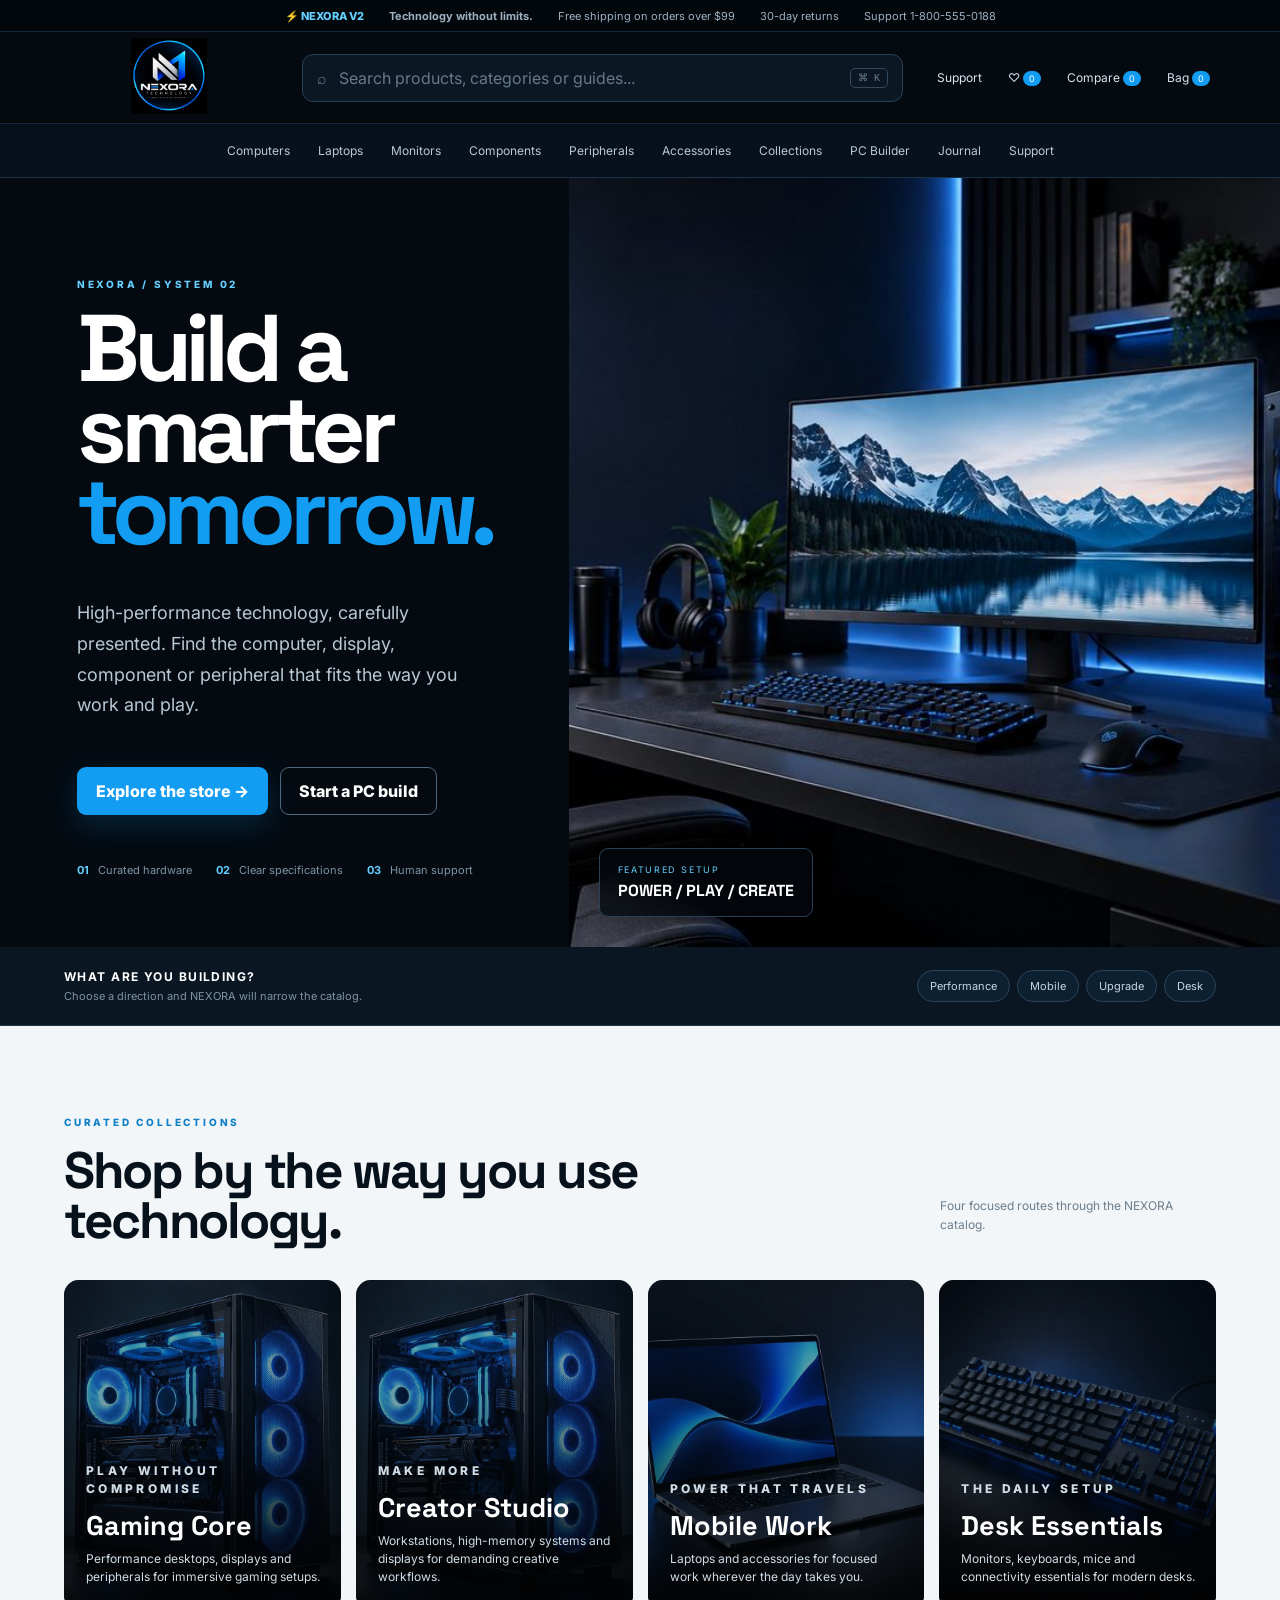
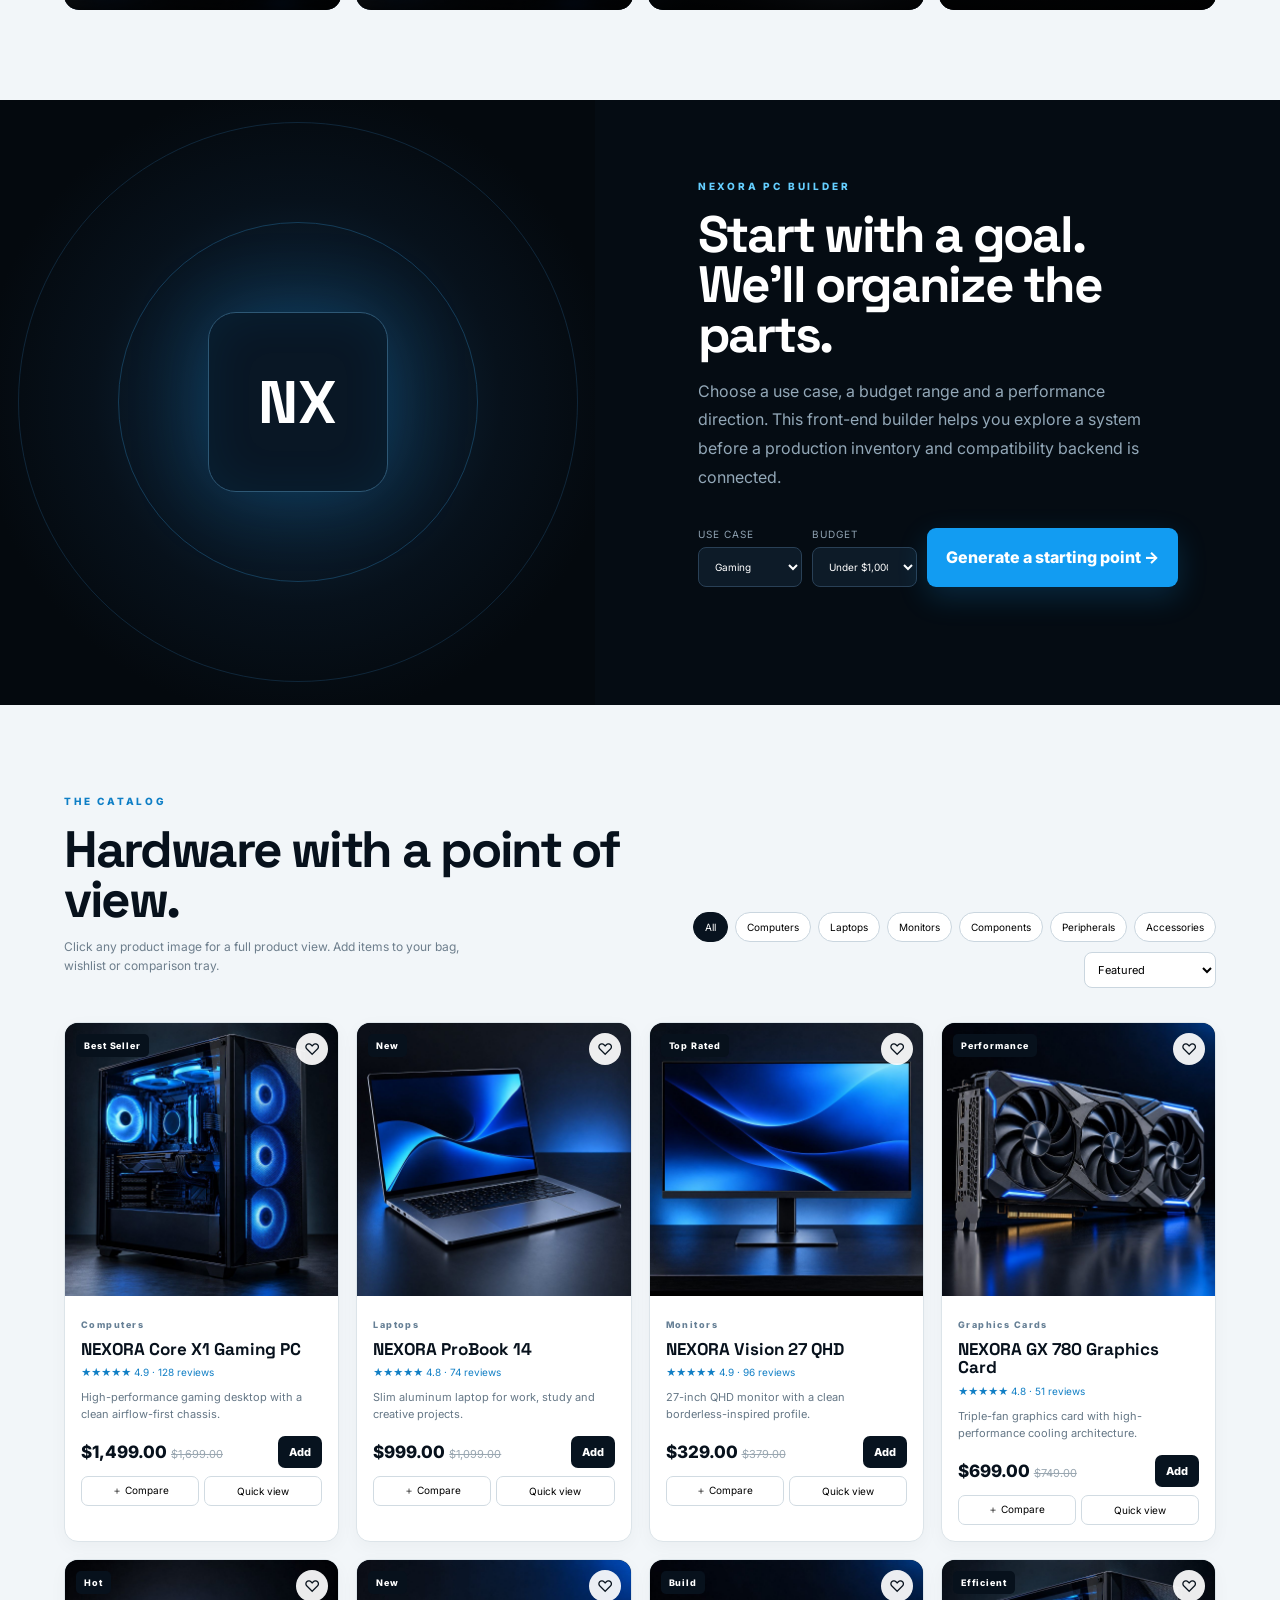
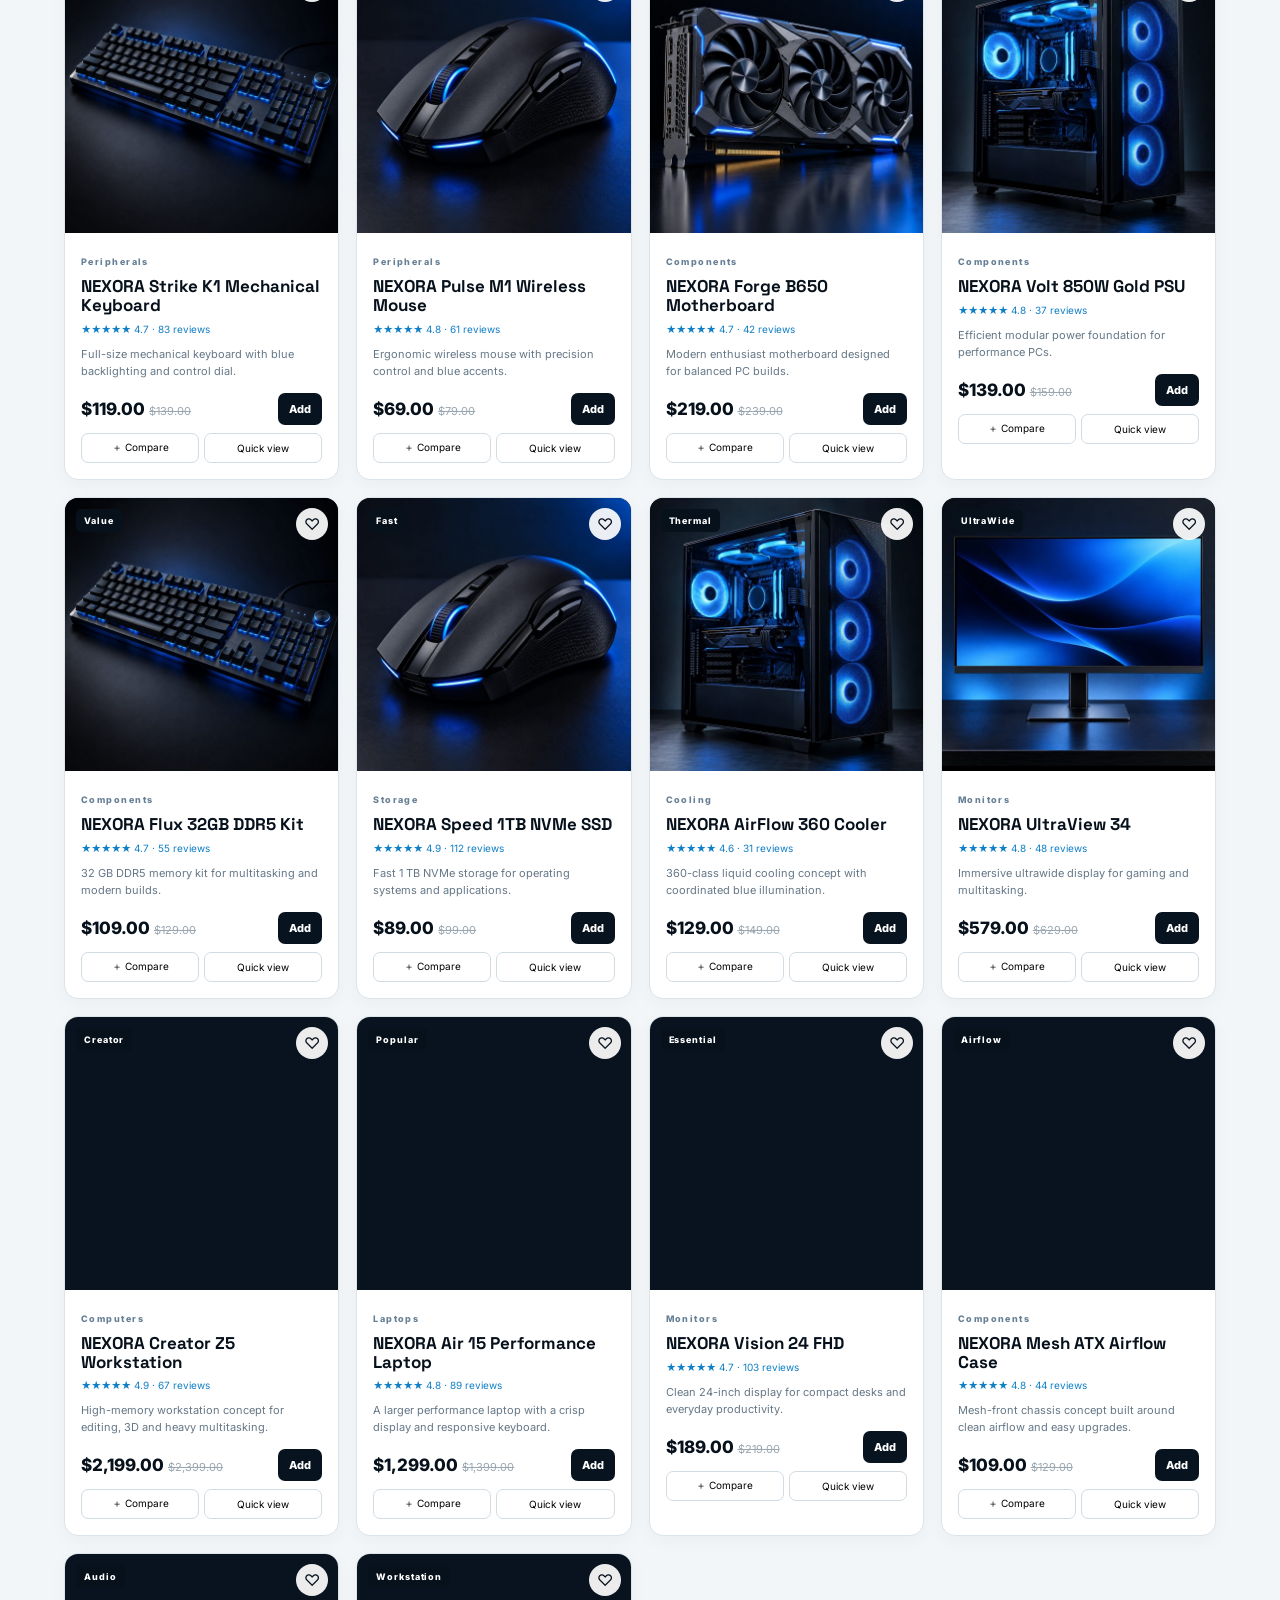
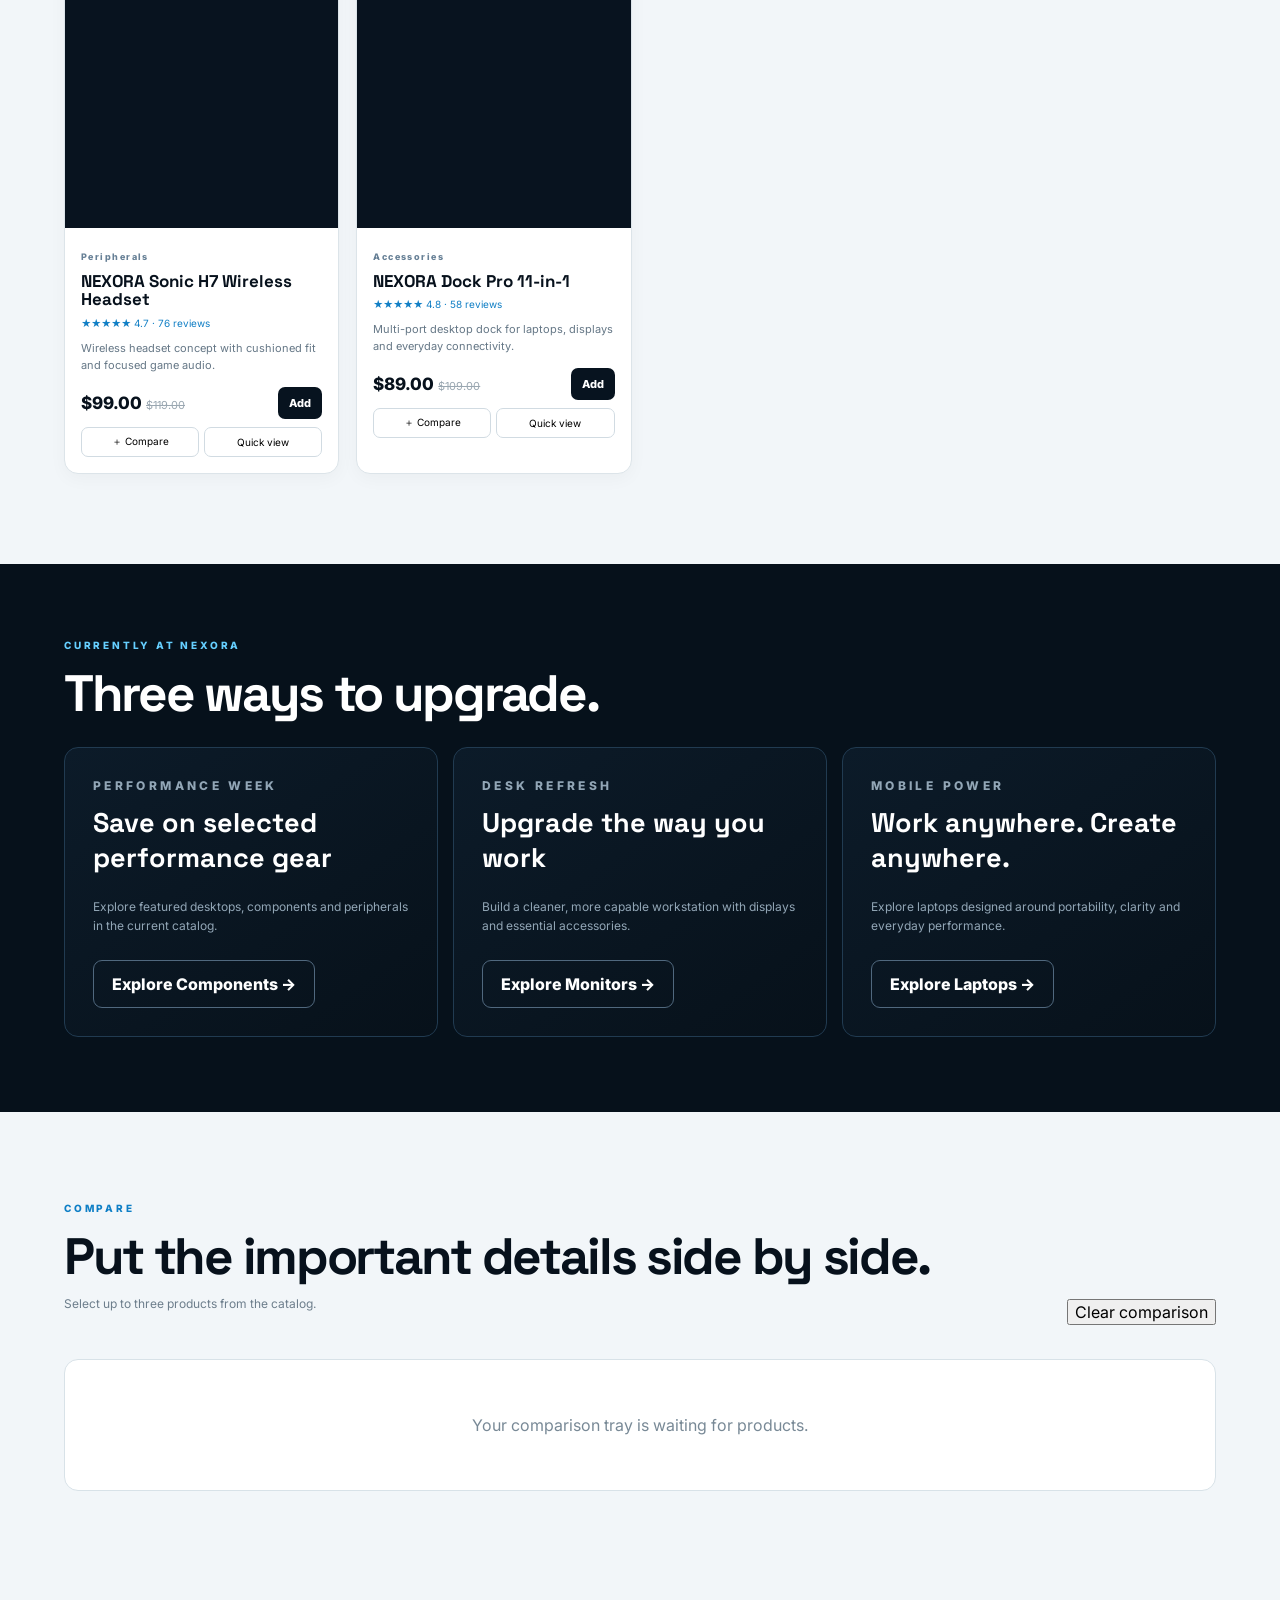
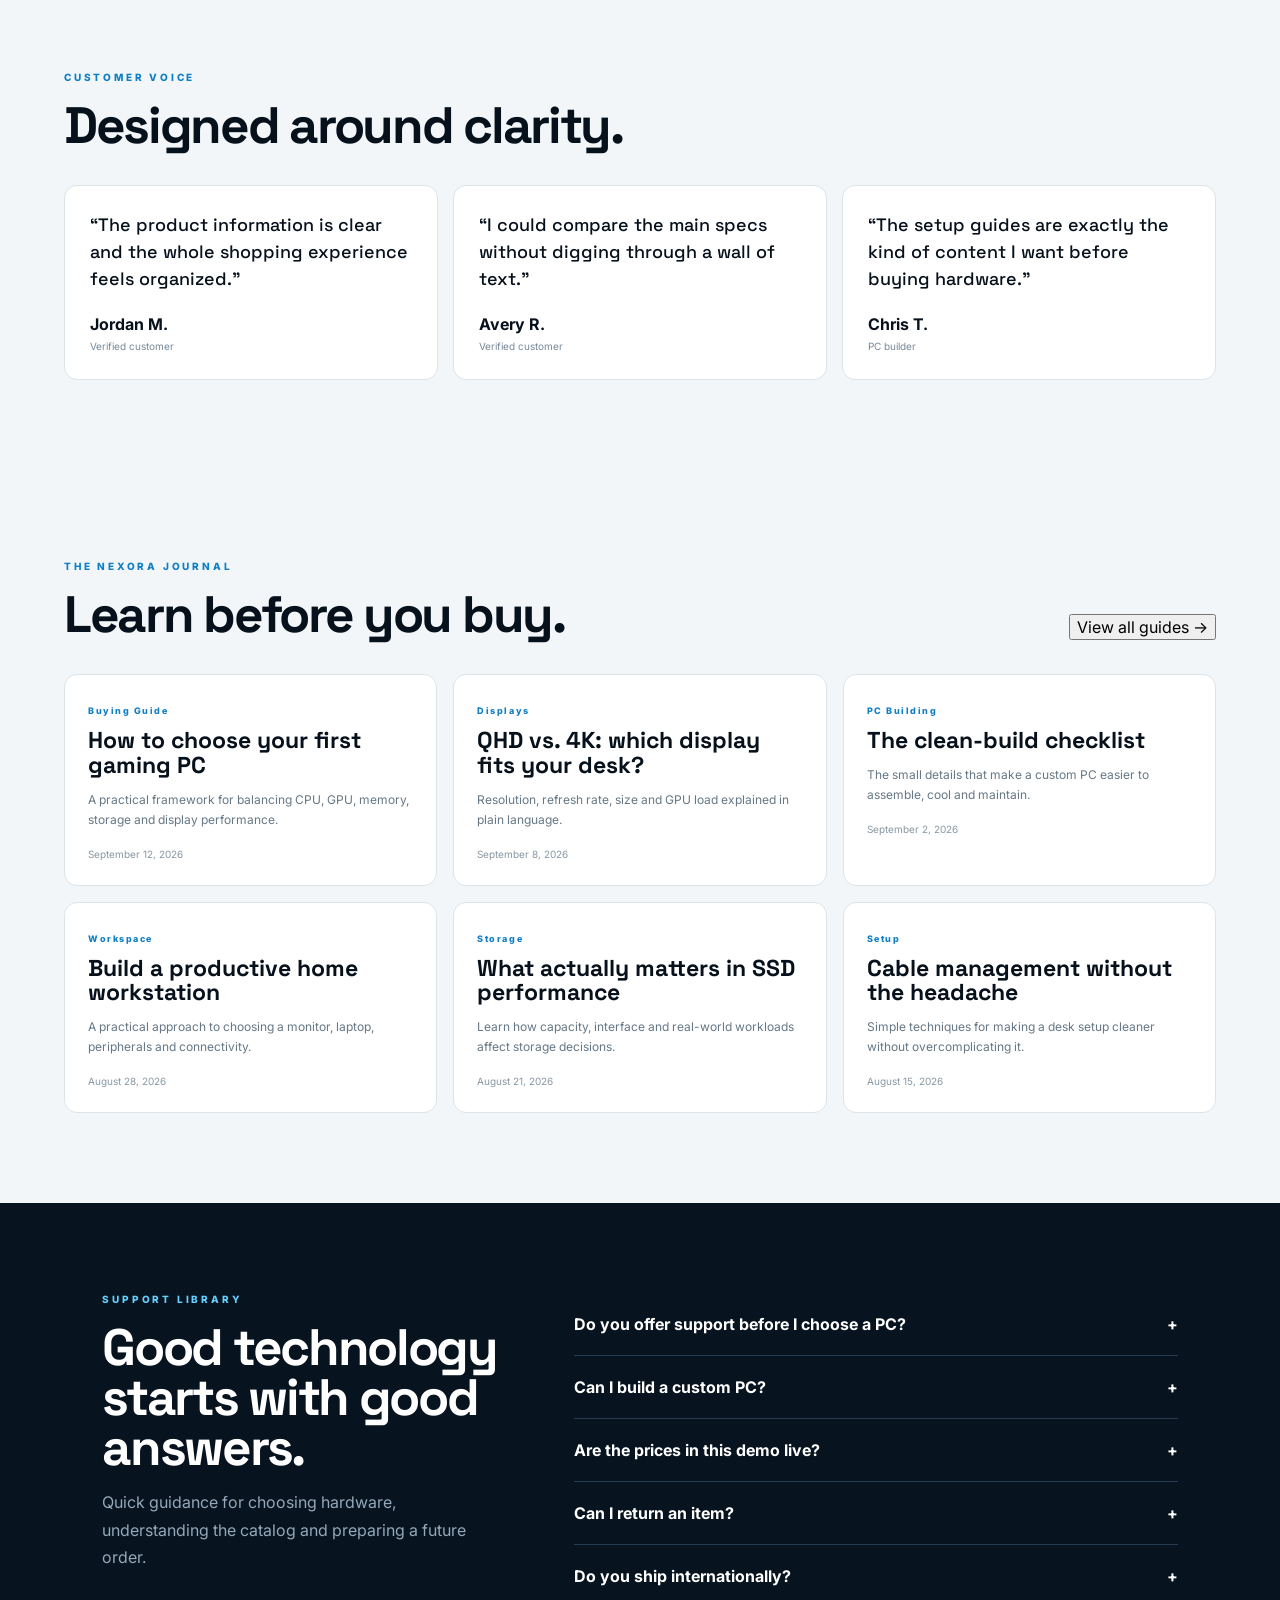
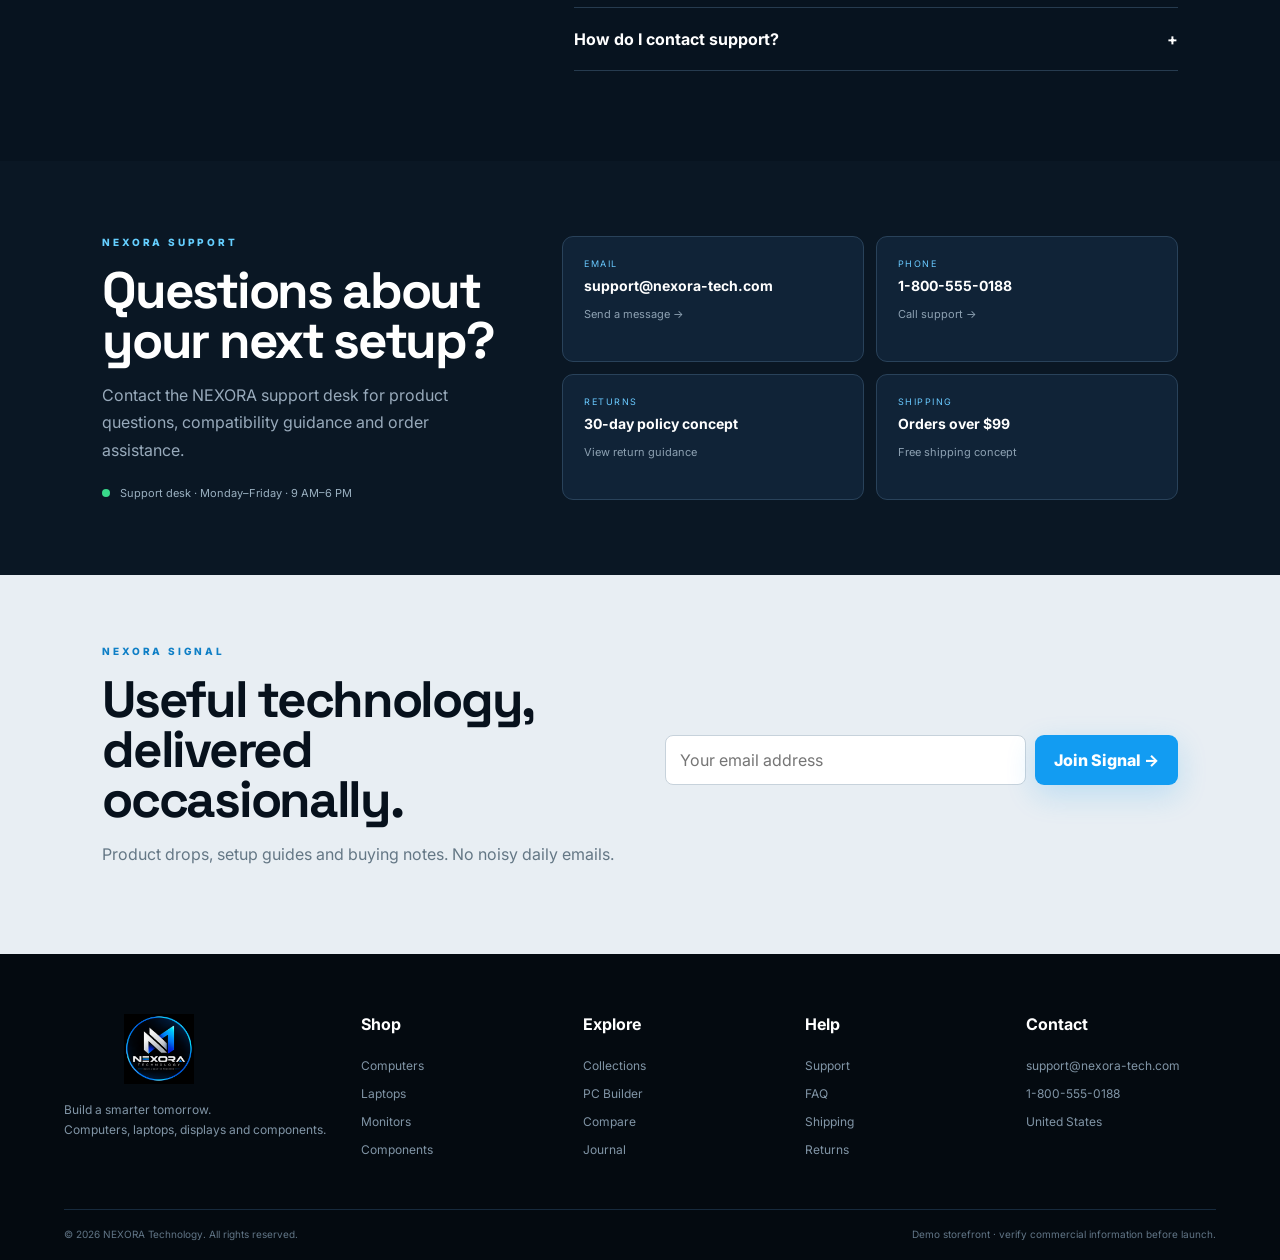
<file: index.html>
<!doctype html>
<html lang="en">
<head>
<meta charset="utf-8"><meta name="viewport" content="width=device-width,initial-scale=1">
<meta name="description" content="NEXORA Technology — premium computers, laptops, monitors, PC components and peripherals.">
<meta name="theme-color" content="#050b12">
<title>NEXORA Technology — Build a Smarter Tomorrow</title>
<link rel="icon" href="assets/brand/favicon.svg" type="image/svg+xml">
<link rel="preconnect" href="https://fonts.googleapis.com"><link rel="preconnect" href="https://fonts.gstatic.com" crossorigin>
<link href="https://fonts.googleapis.com/css2?family=Inter:wght@400;500;600;700;800&family=Space+Grotesk:wght@500;600;700&display=swap" rel="stylesheet">
<link rel="stylesheet" href="styles.css">
</head>
<body>
<div class="announcement"><span>⚡ NEXORA V2</span><b>Technology without limits.</b><span>Free shipping on orders over $99</span><span>30-day returns</span><span>Support 1-800-555-0188</span></div>
<header class="header">
  <a class="brand" href="#top"><img src="assets/brand/logo.png" alt="NEXORA Technology"></a>
  <div class="search"><span>⌕</span><input id="search" type="search" placeholder="Search products, categories or guides..." aria-label="Search NEXORA"><kbd>⌘ K</kbd></div>
  <nav class="quick"><button data-scroll="#support">Support</button><button id="wishBtn">♡ <span id="wishCount">0</span></button><button id="compareBtn">Compare <span id="compareCount">0</span></button><button id="cartBtn">Bag <span id="cartCount">0</span></button></nav>
</header>
<nav class="nav"><div class="navInner">
<button data-category="Computers">Computers</button><button data-category="Laptops">Laptops</button><button data-category="Monitors">Monitors</button><button data-category="Components">Components</button><button data-category="Peripherals">Peripherals</button><button data-category="Accessories">Accessories</button><button data-scroll="#collections">Collections</button><button data-scroll="#build">PC Builder</button><button data-scroll="#journal">Journal</button><button data-scroll="#support">Support</button>
</div></nav>

<main id="top">
<section class="heroV2">
  <div class="heroText"><div class="eyebrow">NEXORA / SYSTEM 02</div><h1>Build a smarter<br><span>tomorrow.</span></h1><p>High-performance technology, carefully presented. Find the computer, display, component or peripheral that fits the way you work and play.</p><div class="actions"><button class="primary" data-scroll="#products">Explore the store →</button><button class="outline" data-scroll="#build">Start a PC build</button></div><div class="heroMeta"><span><b>01</b> Curated hardware</span><span><b>02</b> Clear specifications</span><span><b>03</b> Human support</span></div></div>
  <div class="heroVisual"><img src="assets/categories/hero-gaming.jpg" alt="NEXORA premium technology setup"><div class="heroOverlay"><span>FEATURED SETUP</span><strong>POWER / PLAY / CREATE</strong></div></div>
</section>

<section class="commandBar"><div><b>WHAT ARE YOU BUILDING?</b><span>Choose a direction and NEXORA will narrow the catalog.</span></div><div class="commandBtns"><button data-category="Computers">Performance</button><button data-category="Laptops">Mobile</button><button data-category="Components">Upgrade</button><button data-category="Peripherals">Desk</button></div></section>

<section class="section" id="collections"><div class="sectionHead"><div><p class="eyebrow dark">CURATED COLLECTIONS</p><h2>Shop by the way you use technology.</h2></div><p class="sectionNote">Four focused routes through the NEXORA catalog.</p></div><div id="collectionGrid" class="collectionGrid"></div></section>

<section class="builder" id="build"><div class="builderArt"><div class="orbit o1"></div><div class="orbit o2"></div><div class="chip">NX</div></div><div class="builderCopy"><p class="eyebrow">NEXORA PC BUILDER</p><h2>Start with a goal.<br>We’ll organize the parts.</h2><p>Choose a use case, a budget range and a performance direction. This front-end builder helps you explore a system before a production inventory and compatibility backend is connected.</p><div class="builderForm"><label>Use case<select id="useCase"><option>Gaming</option><option>Creator / 3D</option><option>Work & Productivity</option><option>Everyday</option></select></label><label>Budget<select id="budget"><option>Under $1,000</option><option>$1,000–$1,500</option><option>$1,500–$2,500</option><option>$2,500+</option></select></label><button id="buildBtn" class="primary">Generate a starting point →</button></div><div id="buildResult" class="buildResult"></div></div></section>

<section class="section" id="products"><div class="sectionHead"><div><p class="eyebrow dark">THE CATALOG</p><h2>Hardware with a point of view.</h2><p class="sectionNote">Click any product image for a full product view. Add items to your bag, wishlist or comparison tray.</p></div><div class="catalogTools"><div id="filters" class="filters"></div><select id="sort"><option value="featured">Featured</option><option value="priceLow">Price: low to high</option><option value="priceHigh">Price: high to low</option><option value="rating">Highest rated</option></select></div></div><div id="productGrid" class="productGrid"></div></section>

<section class="deals"><div class="dealHeader"><p class="eyebrow">CURRENTLY AT NEXORA</p><h2>Three ways to upgrade.</h2></div><div id="dealGrid" class="dealGrid"></div></section>

<section class="section" id="compareSection"><div class="sectionHead"><div><p class="eyebrow dark">COMPARE</p><h2>Put the important details side by side.</h2><p class="sectionNote">Select up to three products from the catalog.</p></div><button class="textBtn" id="clearCompare">Clear comparison</button></div><div id="compareArea" class="compareArea"><div class="compareEmpty">Your comparison tray is waiting for products.</div></div></section>

<section class="section reviews"><div class="sectionHead"><div><p class="eyebrow dark">CUSTOMER VOICE</p><h2>Designed around clarity.</h2></div></div><div id="reviewGrid" class="reviewGrid"></div></section>

<section class="section" id="journal"><div class="sectionHead"><div><p class="eyebrow dark">THE NEXORA JOURNAL</p><h2>Learn before you buy.</h2></div><button class="textBtn">View all guides →</button></div><div id="journalGrid" class="journalGrid"></div></section>

<section class="faqSection" id="faq"><div class="faqIntro"><p class="eyebrow">SUPPORT LIBRARY</p><h2>Good technology starts with good answers.</h2><p>Quick guidance for choosing hardware, understanding the catalog and preparing a future order.</p></div><div id="faqList" class="faqList"></div></section>

<section class="support" id="support"><div><p class="eyebrow">NEXORA SUPPORT</p><h2>Questions about your next setup?</h2><p>Contact the NEXORA support desk for product questions, compatibility guidance and order assistance.</p><div class="supportStatus"><span></span> Support desk · Monday–Friday · 9 AM–6 PM</div></div><div class="supportGrid"><a href="mailto:support@nexora-tech.com"><small>EMAIL</small><strong>support@nexora-tech.com</strong><span>Send a message →</span></a><a href="tel:+18005550188"><small>PHONE</small><strong>1-800-555-0188</strong><span>Call support →</span></a><div><small>RETURNS</small><strong>30-day policy concept</strong><span>View return guidance</span></div><div><small>SHIPPING</small><strong>Orders over $99</strong><span>Free shipping concept</span></div></div></section>

<section class="newsletter"><div><p class="eyebrow dark">NEXORA SIGNAL</p><h2>Useful technology, delivered occasionally.</h2><p>Product drops, setup guides and buying notes. No noisy daily emails.</p></div><form id="newsletterForm"><input required type="email" placeholder="Your email address" aria-label="Email"><button class="primary">Join Signal →</button><small id="newsletterMsg"></small></form></section>
</main>

<footer><div class="footerMain"><div><img src="assets/brand/logo.png" class="footerLogo" alt="NEXORA Technology"><p>Build a smarter tomorrow.<br>Computers, laptops, displays and components.</p></div><div><h4>Shop</h4><a data-category="Computers">Computers</a><a data-category="Laptops">Laptops</a><a data-category="Monitors">Monitors</a><a data-category="Components">Components</a></div><div><h4>Explore</h4><a data-scroll="#collections">Collections</a><a data-scroll="#build">PC Builder</a><a data-scroll="#compareSection">Compare</a><a data-scroll="#journal">Journal</a></div><div><h4>Help</h4><a data-scroll="#support">Support</a><a data-scroll="#faq">FAQ</a><a>Shipping</a><a>Returns</a></div><div><h4>Contact</h4><a href="mailto:support@nexora-tech.com">support@nexora-tech.com</a><a href="tel:+18005550188">1-800-555-0188</a><span>United States</span></div></div><div class="footerBottom"><span>© 2026 NEXORA Technology. All rights reserved.</span><span>Demo storefront · verify commercial information before launch.</span></div></footer>

<div id="drawer" class="drawer"><div class="drawerPanel"><button class="close" id="closeDrawer">×</button><p class="eyebrow dark">YOUR NEXORA BAG</p><h2>Ready for the next build?</h2><div id="cartItems"></div><div class="cartSummary"><div><span>Subtotal</span><strong id="cartTotal">$0.00</strong></div><button id="checkout" class="primary">Prepare Order Request →</button><small>No payment is collected in this static demo.</small></div></div></div>
<div id="wishDrawer" class="drawer"><div class="drawerPanel"><button class="close" id="closeWish">×</button><p class="eyebrow dark">WISHLIST</p><h2>Saved for later.</h2><div id="wishItems"></div></div></div>
<div id="modal" class="modal"><div class="modalCard"><button class="close" id="closeModal">×</button><div id="modalContent"></div></div></div>
<div id="toast" class="toast"></div>
<script src="app.js"></script>
</body></html>
</file>
<file: styles.css>
:root{--ink:#07111c;--dark:#040a10;--nav:#071421;--panel:#0c1926;--line:#203449;--muted:#738596;--blue:#129cf2;--blue2:#65cfff;--ice:#f2f6f9;--white:#fff;--green:#39d98a;--shadow:0 20px 60px rgba(4,10,16,.13)}*{box-sizing:border-box}html{scroll-behavior:smooth}body{margin:0;background:var(--ice);color:var(--ink);font-family:Inter,Arial,sans-serif}button,input,select{font:inherit}button{cursor:pointer}.announcement{min-height:32px;padding:7px 5vw;background:#02070c;color:#9eb1c1;display:flex;gap:25px;justify-content:center;align-items:center;font-size:11px;border-bottom:1px solid #172a3d}.announcement span:first-child{color:var(--blue2);font-weight:800}.header{height:92px;background:var(--dark);color:#fff;display:flex;align-items:center;gap:28px;padding:9px 5vw;position:sticky;top:0;z-index:30;border-bottom:1px solid #142638}.brand img{width:210px;height:76px;object-fit:contain}.search{height:48px;flex:1;max-width:720px;display:flex;align-items:center;gap:10px;padding:0 14px;border:1px solid #294056;background:#0b1723;border-radius:11px;color:#698094}.search input{flex:1;border:0;outline:0;background:transparent;color:#fff}.search input::placeholder{color:#65798b}.search kbd{border:1px solid #33495e;padding:3px 7px;border-radius:5px;font-size:10px}.quick{display:flex;gap:14px}.quick button{border:0;background:transparent;color:#d9e5ee;font-size:12px}.quick span{background:var(--blue);color:#fff;border-radius:20px;padding:2px 6px;font-size:9px}.nav{position:sticky;top:92px;z-index:29;background:#06111c;border-bottom:1px solid #1a3045}.navInner{display:flex;justify-content:center;gap:4px;flex-wrap:wrap;padding:10px 5vw}.nav button{background:transparent;border:0;color:#bac9d5;padding:9px 12px;border-radius:7px;font-size:12px}.nav button:hover{background:#11263a;color:#fff}.heroV2{min-height:650px;background:var(--dark);color:#fff;display:grid;grid-template-columns:1fr 1.25fr;overflow:hidden}.heroText{padding:100px 6vw 70px;display:flex;flex-direction:column;justify-content:center}.eyebrow{font-size:10px;letter-spacing:.28em;font-weight:800;color:var(--blue2);margin:0 0 18px}.eyebrow.dark{color:#0f7fc6}.heroText h1{font:700 clamp(58px,7.4vw,104px)/.86 "Space Grotesk",sans-serif;letter-spacing:-.065em;margin:0 0 28px}.heroText h1 span{color:var(--blue)}.heroText>p:not(.eyebrow){max-width:590px;color:#b8c7d3;font-size:18px;line-height:1.7}.actions{display:flex;gap:12px;margin:28px 0}.primary,.outline{padding:13px 18px;border-radius:9px;font-weight:800;border:1px solid transparent}.primary{background:var(--blue);color:#fff;box-shadow:0 10px 30px rgba(18,156,242,.2)}.outline{background:transparent;color:#fff;border-color:#50687e}.heroMeta{display:flex;gap:24px;flex-wrap:wrap;margin-top:20px;color:#7f94a5;font-size:11px}.heroMeta b{color:var(--blue2);margin-right:6px}.heroVisual{position:relative;min-height:650px}.heroVisual img{width:100%;height:100%;object-fit:cover}.heroOverlay{position:absolute;left:30px;bottom:30px;background:rgba(3,9,15,.72);backdrop-filter:blur(12px);padding:15px 18px;border:1px solid #2a4155;border-radius:9px}.heroOverlay span,.heroOverlay strong{display:block}.heroOverlay span{font-size:9px;letter-spacing:.18em;color:var(--blue2)}.heroOverlay strong{margin-top:5px;font:700 16px "Space Grotesk"}.commandBar{background:#0a1723;color:#fff;padding:22px 5vw;display:flex;justify-content:space-between;align-items:center;gap:20px;border-bottom:1px solid #1d3448}.commandBar b{display:block;font-size:12px;letter-spacing:.12em}.commandBar span{display:block;color:#7e92a4;font-size:11px;margin-top:5px}.commandBtns{display:flex;gap:7px;flex-wrap:wrap}.commandBtns button{border:1px solid #2b4359;background:#0d2031;color:#c5d5e1;border-radius:999px;padding:8px 12px;font-size:11px}.section{padding:90px 5vw}.sectionHead{display:flex;justify-content:space-between;align-items:end;gap:30px;margin-bottom:34px}.section h2,.builderCopy h2,.dealHeader h2,.faqIntro h2,.support h2,.newsletter h2{font:700 clamp(32px,4vw,58px)/.98 "Space Grotesk",sans-serif;letter-spacing:-.045em;margin:0}.sectionNote{color:#6d7e8c;font-size:12px;line-height:1.6;max-width:430px}.collectionGrid{display:grid;grid-template-columns:repeat(4,1fr);gap:15px}.collection{min-height:330px;border-radius:15px;overflow:hidden;position:relative;background:#0a1520;color:#fff;cursor:pointer}.collection img{width:100%;height:100%;object-fit:cover;opacity:.62;transition:.4s}.collection:hover img{transform:scale(1.05);opacity:.78}.collection:after{content:"";position:absolute;inset:35% 0 0;background:linear-gradient(transparent,rgba(0,0,0,.92))}.collectionText{position:absolute;z-index:2;bottom:24px;left:22px;right:20px}.collectionText .eyebrow{margin-bottom:10px}.collectionText h3{font:700 27px "Space Grotesk";margin:0 0 7px}.collectionText p{color:#d1dde6;font-size:12px;line-height:1.5;margin:0}.builder{display:grid;grid-template-columns:1fr 1.15fr;background:#050c13;color:#fff;min-height:560px}.builderArt{position:relative;display:grid;place-items:center;background:radial-gradient(circle at center,#12324d 0,#07111b 48%,#04090e 75%);overflow:hidden}.chip{width:180px;height:180px;display:grid;place-items:center;border:1px solid #2e5875;border-radius:28px;color:#fff;font:700 60px "Space Grotesk";box-shadow:0 0 80px rgba(18,156,242,.22),inset 0 0 50px rgba(18,156,242,.08);background:#091725}.orbit{position:absolute;border:1px solid #1b4e70;border-radius:50%;opacity:.7}.o1{width:360px;height:360px}.o2{width:560px;height:560px;border-color:#15324a}.builderCopy{padding:80px 8vw;display:flex;flex-direction:column;justify-content:center}.builderCopy>p:not(.eyebrow){color:#93a8b8;line-height:1.8;max-width:600px}.builderForm{display:grid;grid-template-columns:1fr 1fr auto;gap:10px;margin-top:20px}.builderForm label{font-size:10px;color:#8fa2b2;text-transform:uppercase;letter-spacing:.1em}.builderForm select{display:block;margin-top:7px;width:100%;padding:12px;background:#0d1b28;color:#fff;border:1px solid #294056;border-radius:8px}.buildResult{margin-top:18px;color:#65cfff;min-height:20px;font-size:13px}.catalogTools{display:flex;gap:10px;align-items:center;flex-wrap:wrap;justify-content:flex-end}.filters{display:flex;gap:7px;flex-wrap:wrap}.filter{border:1px solid #cad6df;background:#fff;padding:8px 11px;border-radius:999px;font-size:10px}.filter.active{background:#08131f;color:#fff;border-color:#08131f}.catalogTools select{border:1px solid #cad6df;background:#fff;padding:9px;border-radius:8px;font-size:11px}.productGrid{display:grid;grid-template-columns:repeat(4,1fr);gap:17px}.product{background:#fff;border:1px solid #dce4e9;border-radius:14px;overflow:hidden;box-shadow:0 5px 18px rgba(5,12,19,.035);transition:.25s}.product:hover{transform:translateY(-5px);box-shadow:0 20px 40px rgba(5,12,19,.12)}.productMedia{aspect-ratio:1/1;background:#08131f;position:relative;overflow:hidden;cursor:pointer}.productMedia img{width:100%;height:100%;object-fit:cover;transition:.35s}.product:hover .productMedia img{transform:scale(1.04)}.badge{position:absolute;top:11px;left:11px;background:#07111c;color:#fff;border-radius:5px;padding:6px 8px;font-size:9px;font-weight:800;letter-spacing:.1em}.heart{position:absolute;top:10px;right:10px;width:32px;height:32px;border-radius:50%;border:0;background:rgba(255,255,255,.92);color:#07111c}.heart.saved{color:#0d96e9}.productBody{padding:16px}.productBody .cat{font-size:9px;letter-spacing:.16em;color:#678096;font-weight:800}.productBody h3{font:700 17px/1.1 "Space Grotesk";margin:8px 0}.productBody p{color:#657786;font-size:11px;line-height:1.55;min-height:36px}.rating{font-size:10px;color:#117fc5;margin:8px 0}.priceRow{display:flex;justify-content:space-between;align-items:center;gap:8px}.price{font-size:17px;font-weight:800}.old{text-decoration:line-through;color:#9aa7b1;font-size:11px;margin-left:4px}.add{background:#07131f;color:#fff;border:0;border-radius:7px;padding:9px 11px;font-size:11px;font-weight:800}.miniActions{display:flex;gap:5px;margin-top:8px}.miniActions button{flex:1;border:1px solid #d1dbe2;background:#fff;border-radius:7px;padding:7px;font-size:10px}.deals{background:#06111b;color:#fff;padding:75px 5vw}.dealHeader{margin-bottom:28px}.dealGrid{display:grid;grid-template-columns:repeat(3,1fr);gap:15px}.deal{min-height:280px;padding:28px;border:1px solid #213b51;border-radius:14px;background:linear-gradient(145deg,#0c1b29,#07111a);display:flex;flex-direction:column;justify-content:flex-end}.deal .eyebrow{margin-bottom:10px}.deal h3{font:700 27px "Space Grotesk";margin:0 0 10px}.deal p{color:#92a6b6;font-size:12px;line-height:1.6}.deal button{align-self:flex-start;margin-top:12px}.compareArea{background:#fff;border:1px solid #d8e2e8;border-radius:14px;overflow:auto}.compareEmpty{padding:55px;text-align:center;color:#788996}.compareTable{width:100%;border-collapse:collapse;min-width:680px}.compareTable th,.compareTable td{padding:15px;border-bottom:1px solid #e0e7eb;text-align:left;font-size:12px}.compareTable th{background:#f4f7f9;font-family:"Space Grotesk";font-size:15px}.reviewGrid{display:grid;grid-template-columns:repeat(3,1fr);gap:15px}.review{background:#fff;border:1px solid #dce4e9;border-radius:13px;padding:25px}.review p{font:500 18px/1.5 "Space Grotesk";margin:0 0 22px}.review b{display:block}.review span{font-size:10px;color:#789}.journalGrid{display:grid;grid-template-columns:repeat(3,1fr);gap:16px}.journalCard{background:#fff;border:1px solid #dce4e9;border-radius:13px;padding:23px}.journalCard .tag{color:#117fc5;font-size:9px;font-weight:800;letter-spacing:.17em}.journalCard h3{font:700 23px/1.08 "Space Grotesk";margin:10px 0}.journalCard p{color:#667886;font-size:12px;line-height:1.65}.journalCard time{font-size:10px;color:#8797a3}.faqSection{display:grid;grid-template-columns:.8fr 1.2fr;gap:70px;background:#07131f;color:#fff;padding:90px 8vw}.faqIntro p:not(.eyebrow){color:#94a8b8;line-height:1.7}.faqItem{border-bottom:1px solid #263b4f}.faqQ{width:100%;display:flex;justify-content:space-between;background:none;border:0;color:#fff;padding:21px 0;text-align:left;font-weight:700}.faqA{max-height:0;overflow:hidden;color:#94a8b8;line-height:1.7;font-size:12px;transition:.3s}.faqItem.open .faqA{max-height:160px;padding-bottom:18px}.support{display:grid;grid-template-columns:.8fr 1.2fr;gap:50px;background:#0a1724;color:#fff;padding:75px 8vw}.support>div>p:not(.eyebrow){color:#98aabb;line-height:1.7}.supportStatus{margin-top:22px;color:#9ab0c0;font-size:11px}.supportStatus span{display:inline-block;width:8px;height:8px;background:var(--green);border-radius:50%;margin-right:7px}.supportGrid{display:grid;grid-template-columns:1fr 1fr;gap:12px}.supportGrid a,.supportGrid div{padding:21px;background:#102337;border:1px solid #29425a;border-radius:11px;color:#fff;text-decoration:none}.supportGrid small{display:block;color:#69c9ff;font-size:9px;letter-spacing:.16em}.supportGrid strong{display:block;margin:8px 0;font-size:14px}.supportGrid span{color:#8da1b2;font-size:11px}.newsletter{display:grid;grid-template-columns:1fr 1fr;gap:50px;align-items:center;padding:70px 8vw;background:#e8eef3}.newsletter p:not(.eyebrow){color:#647785;line-height:1.7}.newsletter form{display:flex;gap:9px;flex-wrap:wrap}.newsletter input{flex:1;min-width:210px;padding:14px;border:1px solid #c7d2db;border-radius:8px}.newsletter small{width:100%;color:#117fc5}footer{background:#040a10;color:#a6b6c2;padding:60px 5vw 20px}.footerMain{display:grid;grid-template-columns:1.4fr repeat(4,1fr);gap:32px}.footerLogo{width:190px;height:70px;object-fit:contain}.footerMain h4{color:#fff;margin-top:0}.footerMain p,.footerMain a,.footerMain span{display:block;font-size:12px;line-height:1.6;color:#8195a6}.footerMain a{margin:9px 0;text-decoration:none;cursor:pointer}.footerMain a:hover{color:#fff}.footerBottom{border-top:1px solid #172a3d;margin-top:40px;padding-top:18px;display:flex;justify-content:space-between;gap:20px;font-size:10px;color:#617586}.drawer,.modal{position:fixed;inset:0;background:rgba(0,0,0,.72);z-index:60;display:none}.drawer.open,.modal.open{display:block}.drawerPanel{margin-left:auto;width:min(500px,100%);height:100%;overflow:auto;background:#f4f7fa;padding:38px;position:relative}.close{position:absolute;top:15px;right:17px;background:none;border:0;font-size:30px}.cartItem{display:grid;grid-template-columns:72px 1fr auto;gap:11px;padding:13px 0;border-bottom:1px solid #d7e0e6}.cartItem img{width:72px;height:72px;object-fit:cover;background:#07131f;border-radius:7px}.cartItem h4{margin:0;font-size:12px}.cartItem p{font-size:10px;color:#71818d}.qty{display:flex;gap:5px;align-items:center}.qty button{width:24px;height:24px;border:1px solid #cbd6df;background:#fff;border-radius:5px}.cartSummary{position:sticky;bottom:0;background:#f4f7fa;padding-top:20px}.cartSummary>div{display:flex;justify-content:space-between;margin-bottom:15px}.cartSummary small{display:block;color:#7b8b97;font-size:10px;margin-top:8px}.wishItem{display:flex;gap:12px;align-items:center;padding:12px 0;border-bottom:1px solid #d8e1e7}.wishItem img{width:70px;height:70px;object-fit:cover;background:#07131f;border-radius:7px}.wishItem h4{margin:0;font-size:12px}.modal{padding:25px}.modalCard{width:min(980px,100%);max-height:92vh;overflow:auto;background:#fff;margin:auto;border-radius:15px;position:relative}.modalContent{display:grid;grid-template-columns:1fr 1fr}.modalImg{width:100%;height:100%;min-height:520px;object-fit:cover;background:#07131f}.modalInfo{padding:48px}.modalInfo h2{font:700 42px/1 "Space Grotesk";margin:10px 0}.modalInfo p{color:#647685;line-height:1.75}.specs{padding-left:18px;color:#5e7180;line-height:1.9}.modalPrice{font-size:30px;font-weight:800;margin:25px 0}.toast{position:fixed;right:22px;bottom:22px;background:#07131f;color:#fff;padding:13px 16px;border-radius:8px;opacity:0;transform:translateY(10px);transition:.25s;z-index:80;font-size:12px;box-shadow:var(--shadow)}.toast.show{opacity:1;transform:none}@media(max-width:1100px){.productGrid{grid-template-columns:repeat(3,1fr)}.collectionGrid{grid-template-columns:repeat(2,1fr)}.heroV2{grid-template-columns:1fr}.heroVisual{min-height:450px}.footerMain{grid-template-columns:repeat(3,1fr)}.builderForm{grid-template-columns:1fr 1fr}.builderForm button{grid-column:1/-1}}@media(max-width:760px){.announcement{flex-wrap:wrap;gap:8px}.header{height:auto;position:relative;flex-wrap:wrap;padding:10px 16px}.brand img{width:170px}.quick{margin-left:auto}.quick button:nth-child(-n+2){display:none}.search{order:3;flex-basis:100%}.nav{position:relative;top:0}.navInner{justify-content:flex-start;flex-wrap:nowrap;overflow:auto}.nav button{white-space:nowrap}.heroText{padding:70px 22px}.heroText h1{font-size:58px}.heroVisual{min-height:330px}.commandBar{flex-direction:column;align-items:flex-start;padding:20px 22px}.section{padding:65px 22px}.sectionHead{align-items:flex-start;flex-direction:column}.collectionGrid,.productGrid,.reviewGrid,.journalGrid,.dealGrid{grid-template-columns:1fr 1fr}.builder{grid-template-columns:1fr}.builderArt{min-height:320px}.builderCopy{padding:60px 22px}.builderForm{grid-template-columns:1fr}.support,.faqSection,.newsletter{grid-template-columns:1fr;padding:65px 22px}.supportGrid{grid-template-columns:1fr 1fr}.footerMain{grid-template-columns:1fr 1fr}.footerBottom{flex-direction:column}.modal{padding:8px}.modalContent{grid-template-columns:1fr}.modalImg{min-height:300px}.modalInfo{padding:30px}.modalInfo h2{font-size:32px}}@media(max-width:480px){.collectionGrid,.productGrid,.reviewGrid,.journalGrid,.dealGrid,.supportGrid,.footerMain{grid-template-columns:1fr}.heroText h1{font-size:51px}.actions{flex-direction:column}.actions button{width:100%}.heroMeta{display:none}}
</file>
